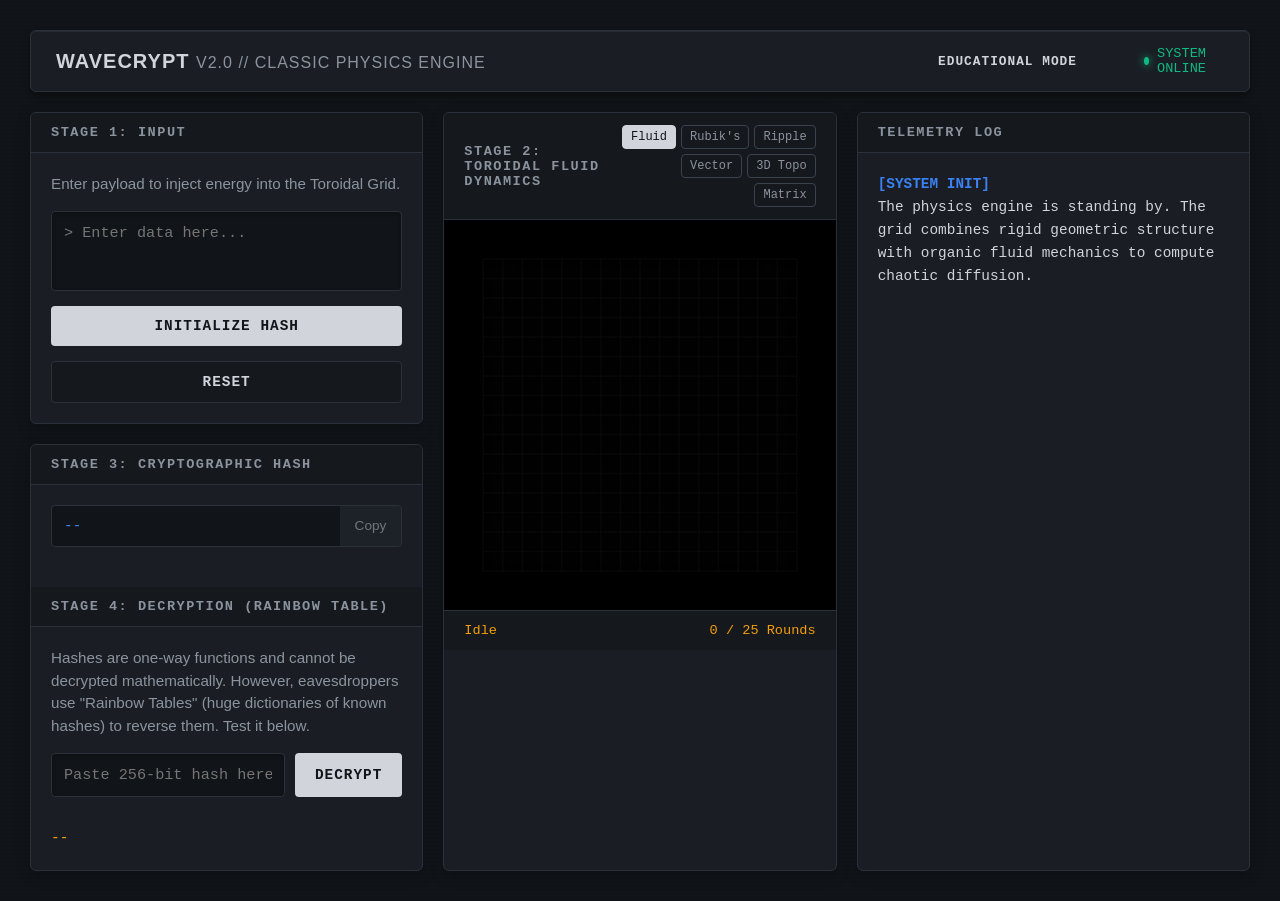
<file: ui/index.html>
<!DOCTYPE html>
<html lang="en">
<head>
    <meta charset="UTF-8">
    <meta name="viewport" content="width=device-width, initial-scale=1.0">
    <title>WaveCrypt - Interactive Hash Visualizer</title>
    
    <!-- Google Fonts -->
    <link rel="preconnect" href="https://fonts.googleapis.com">
    <link rel="preconnect" href="https://fonts.gstatic.com" crossorigin>
    <link href="https://fonts.googleapis.com/css2?family=Outfit:wght@300;400;600;800&family=Space+Mono:ital,wght@0,400;0,700&display=swap" rel="stylesheet">
    
    <link rel="stylesheet" href="styles.css">
</head>
<body>
    <main class="pipeline-container">
        <!-- Header -->
        <header class="top-bar" style="display:flex; justify-content:space-between; align-items:center;">
            <h1>WaveCrypt <span>v2.0 // Classic Physics Engine</span></h1>
            <div style="display:flex; gap: 15px; align-items:center;">
                <a href="layman.html" class="action-btn" style="text-decoration:none; font-size:0.8rem; padding: 5px 10px; background:transparent; border:1px solid var(--accent-orange); color:var(--accent-orange);">EDUCATIONAL MODE</a>
                <div class="status-indicator">SYSTEM ONLINE</div>
            </div>
        </header>

        <div class="pipeline-grid">
            <!-- Stage 1: Input -->
            <section class="panel stage-input">
                <div class="panel-header">STAGE 1: INPUT</div>
                <div class="panel-content">
                    <p class="description">Enter payload to inject energy into the Toroidal Grid.</p>
                    <textarea id="messageInput" placeholder="> Enter data here..." rows="3"></textarea>
                    <button id="hashBtn" class="action-btn">INITIALIZE HASH</button>
                    <button id="resetBtn" class="action-btn secondary">RESET</button>
                </div>
            </section>

            <!-- Stage 2: Simulation -->
            <section class="panel stage-sim">
                <div class="panel-header" style="display:flex; justify-content:space-between; align-items:center;">
                    <span>STAGE 2: TOROIDAL FLUID DYNAMICS</span>
                    <div class="view-toggles" style="display:flex; gap:5px; flex-wrap: wrap; justify-content: flex-end;">
                        <button class="view-btn active" data-mode="fluid">Fluid</button>
                        <button class="view-btn" data-mode="rubik">Rubik's</button>
                        <button class="view-btn" data-mode="ripple">Ripple</button>
                        <button class="view-btn" data-mode="vector">Vector</button>
                        <button class="view-btn" data-mode="topo">3D Topo</button>
                        <button class="view-btn" data-mode="matrix">Matrix</button>
                    </div>
                </div>
                <div class="canvas-wrapper" style="position: relative; width: 100%; aspect-ratio: 1/1; background: #000; border-bottom: 1px solid var(--border-color); overflow: hidden;">
                    <!-- Background canvas for sharp geometric grids -->
                    <canvas id="bgCanvas" width="500" height="500" style="position: absolute; top:0; left:0; width:100%; height:100%; z-index: 1;"></canvas>
                    
                    <!-- Foreground canvas for filtered effects -->
                    <div id="fluidContainer" style="position: absolute; top:0; left:0; width:100%; height:100%; z-index: 2; filter: contrast(30);">
                        <canvas id="gridCanvas" width="500" height="500" style="width:100%; height:100%; filter: blur(8px);"></canvas>
                    </div>
                </div>
                <div class="sim-stats">
                    <span id="gridStatus">Idle</span>
                    <span id="roundCount">0 / 25 Rounds</span>
                </div>
            </section>

            <!-- Educational Pipeline Panel (Telemetry Log) -->
            <section class="panel stage-edu">
                <div class="panel-header">TELEMETRY LOG</div>
                <div class="panel-content" style="padding: 0;">
                    <ul id="telemetryLog" class="mono-text" style="list-style: none; overflow-y: auto; max-height: 520px; padding: 20px; margin: 0; display: flex; flex-direction: column; gap: 15px;">
                        <li class="log-entry">
                            <strong style="color: var(--accent-blue);">[SYSTEM INIT]</strong><br>
                            The physics engine is standing by. The grid combines rigid geometric structure with organic fluid mechanics to compute chaotic diffusion.
                        </li>
                    </ul>
                </div>
            </section>

            <!-- Stage 3: Output & Decrypt -->
            <section class="panel stage-output">
                <div class="panel-header">STAGE 3: CRYPTOGRAPHIC HASH</div>
                <div class="panel-content">
                    <div class="hash-box">
                        <code id="hashOutput">--</code>
                        <button id="copyBtn" class="icon-btn" disabled>Copy</button>
                    </div>
                </div>
                
                <div class="panel-header" style="margin-top: 20px;">STAGE 4: DECRYPTION (RAINBOW TABLE)</div>
                <div class="panel-content">
                    <p class="description">Hashes are one-way functions and cannot be decrypted mathematically. However, eavesdroppers use "Rainbow Tables" (huge dictionaries of known hashes) to reverse them. Test it below.</p>
                    <div class="decrypt-group">
                        <input type="text" id="decryptInput" placeholder="Paste 256-bit hash here..." />
                        <button id="decryptBtn" class="action-btn">DECRYPT</button>
                    </div>
                    <div id="decryptResult" class="mono-text" style="margin-top: 15px; color: var(--accent-amber);">--</div>
                </div>
            </section>
        </div>
    </main>

    <script src="engine.js"></script>
</body>
</html>
</file>
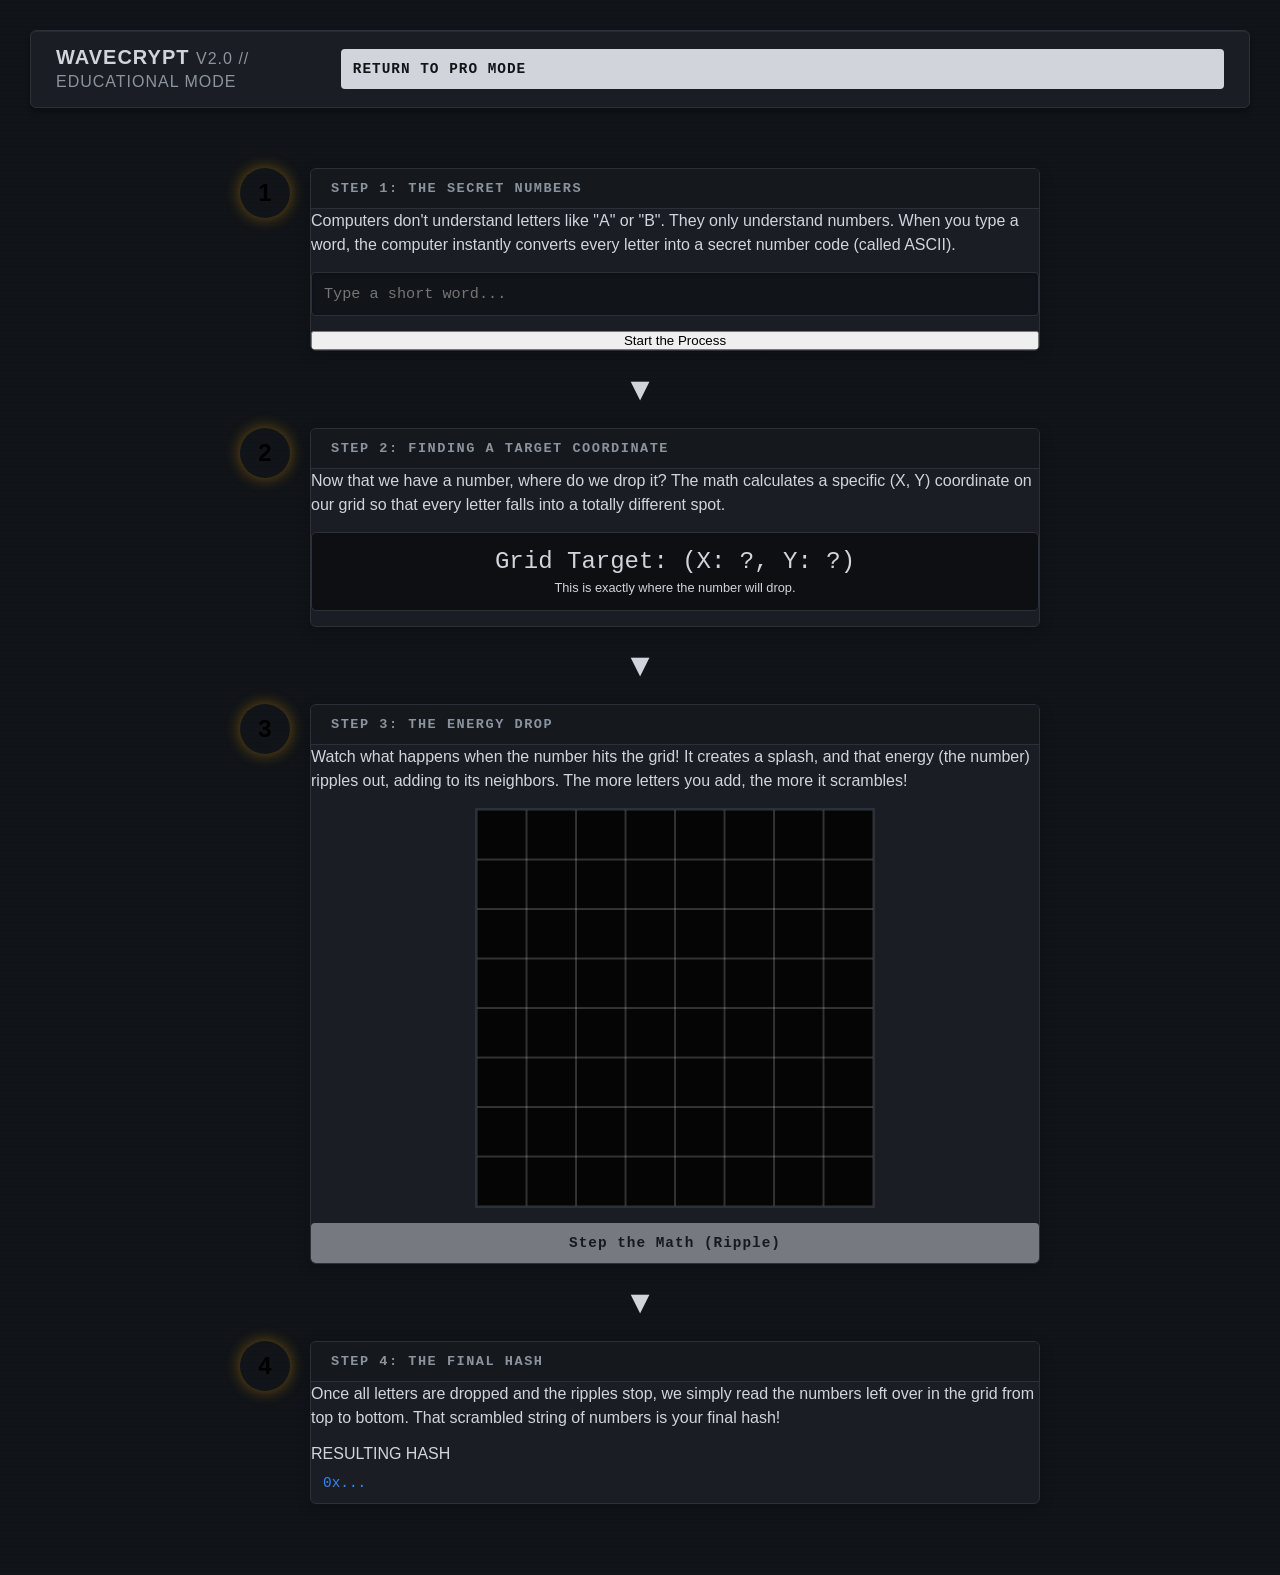
<file: ui/layman.html>
<!DOCTYPE html>
<html lang="en">
<head>
    <meta charset="UTF-8">
    <meta name="viewport" content="width=device-width, initial-scale=1.0">
    <title>WaveCrypt - Educational Visualizer</title>
    <link rel="stylesheet" href="styles.css">
    <style>
        .layman-layout {
            display: flex;
            flex-direction: column;
            align-items: center;
            max-width: 800px;
            margin: 40px auto;
            gap: 20px;
        }
        .layman-step {
            display: flex;
            gap: 20px;
            width: 100%;
        }
        .step-number {
            flex-shrink: 0;
            width: 50px;
            height: 50px;
            background: var(--primary-color);
            color: #000;
            border-radius: 50%;
            display: flex;
            align-items: center;
            justify-content: center;
            font-size: 1.5rem;
            font-weight: bold;
            box-shadow: 0 0 15px rgba(255, 170, 0, 0.4);
        }
        .step-content {
            flex-grow: 1;
        }
        .layman-text {
            font-size: 1rem;
            color: var(--text-muted);
            line-height: 1.5;
            margin-bottom: 15px;
        }
        .flow-arrow {
            font-size: 2rem;
            color: var(--primary-color);
            animation: bounce 2s infinite;
        }
        @keyframes bounce {
            0%, 20%, 50%, 80%, 100% {transform: translateY(0);}
            40% {transform: translateY(-10px);}
            60% {transform: translateY(-5px);}
        }

        /* NEW VISUALIZER STYLES */
        .interactive-box {
            background: rgba(0, 0, 0, 0.5);
            border: 1px solid var(--border-color);
            padding: 15px;
            border-radius: 5px;
            margin-bottom: 15px;
            text-align: center;
            min-height: 60px;
            display: flex;
            flex-direction: column;
            justify-content: center;
            align-items: center;
        }
        .char-breakdown {
            font-family: 'Space Mono', monospace;
            font-size: 1.5rem;
            color: var(--primary-color);
        }
        .char-breakdown span {
            color: #0ff; /* cyan for ascii number */
        }
        .grid-visualizer {
            position: relative;
            width: 100%;
            max-width: 400px;
            margin: 0 auto;
            aspect-ratio: 1/1;
            background: #050505;
            border: 2px solid var(--border-color);
        }
        .action-row {
            display: flex;
            gap: 10px;
            margin-top: 15px;
        }
    </style>
</head>
<body>
    <main class="pipeline-container">
        <!-- HEADER -->
        <header class="top-bar" style="display:flex; justify-content:space-between; align-items:center;">
            <h1>WaveCrypt <span>v2.0 // Educational Mode</span></h1>
            <a href="index.html" class="action-btn" style="text-decoration:none;">RETURN TO PRO MODE</a>
        </header>

        <!-- LAYMAN WATERFALL LAYOUT -->
        <div class="layman-layout">
            
            <!-- STEP 1: INPUT & CONVERSION -->
            <div class="layman-step">
                <div class="step-number">1</div>
                <div class="step-content panel">
                    <div class="panel-header">STEP 1: THE SECRET NUMBERS</div>
                    <p class="layman-text">Computers don't understand letters like "A" or "B". They only understand numbers. When you type a word, the computer instantly converts every letter into a secret number code (called ASCII).</p>
                    
                    <input type="text" id="rawInput" placeholder="Type a short word..." autocomplete="off" maxlength="10">
                    
                    <div class="action-row">
                        <button id="startBtn" class="btn primary-btn" style="flex:1;">Start the Process</button>
                    </div>

                    <div id="conversionBox" class="interactive-box" style="display:none; margin-top: 15px;">
                        <div class="char-breakdown" id="charDisplay">Waiting...</div>
                        <div style="font-size: 0.8rem; color: var(--text-muted); margin-top: 5px;" id="charExplainer"></div>
                    </div>
                </div>
            </div>

            <!-- ANIMATED ARROW DOWN -->
            <div class="flow-arrow">▼</div>

            <!-- STEP 2: MAPPING -->
            <div class="layman-step">
                <div class="step-number">2</div>
                <div class="step-content panel">
                    <div class="panel-header">STEP 2: FINDING A TARGET COORDINATE</div>
                    <p class="layman-text">Now that we have a number, where do we drop it? The math calculates a specific (X, Y) coordinate on our grid so that every letter falls into a totally different spot.</p>
                    
                    <div id="mappingBox" class="interactive-box">
                        <div class="char-breakdown" id="coordDisplay">Grid Target: (X: ?, Y: ?)</div>
                        <div style="font-size: 0.8rem; color: var(--text-muted); margin-top: 5px;">This is exactly where the number will drop.</div>
                    </div>
                </div>
            </div>

            <!-- ANIMATED ARROW DOWN -->
            <div class="flow-arrow">▼</div>

            <!-- STEP 3: THE DROP AND RIPPLE -->
            <div class="layman-step">
                <div class="step-number">3</div>
                <div class="step-content panel">
                    <div class="panel-header">STEP 3: THE ENERGY DROP</div>
                    <p class="layman-text">Watch what happens when the number hits the grid! It creates a splash, and that energy (the number) ripples out, adding to its neighbors. The more letters you add, the more it scrambles!</p>
                    
                    <div class="grid-visualizer">
                        <canvas id="slowGridCanvas" width="400" height="400" style="width:100%; height:100%;"></canvas>
                    </div>

                    <div class="action-row">
                        <button id="stepMathBtn" class="action-btn" style="flex:1;" disabled>Step the Math (Ripple)</button>
                    </div>
                </div>
            </div>

            <!-- ANIMATED ARROW DOWN -->
            <div class="flow-arrow">▼</div>

            <!-- STEP 4: OUTPUT -->
            <div class="layman-step">
                <div class="step-number">4</div>
                <div class="step-content panel">
                    <div class="panel-header">STEP 4: THE FINAL HASH</div>
                    <p class="layman-text">Once all letters are dropped and the ripples stop, we simply read the numbers left over in the grid from top to bottom. That scrambled string of numbers is your final hash!</p>
                    <div class="hash-display">
                        <div class="hash-label">RESULTING HASH</div>
                        <div id="hashOutput" class="hash-value">0x...</div>
                    </div>
                </div>
            </div>

        </div>
    </main>
    
    <script src="layman.js?v=5"></script>
</body>
</html>
</file>
<file: ui/styles.css>
:root {
    /* Classic, Professional, Realistic Palette */
    --bg-base: #111418;
    --bg-panel: #1a1e24;
    --bg-panel-inset: #15181d;
    --border-color: #2a313b;
    --border-highlight: #3a424e;
    
    --text-main: #d1d5db;
    --text-dim: #8b949e;
    --text-dark: #111418;
    
    --accent-amber: #f59e0b;
    --accent-blue: #3b82f6;
    --accent-green: #10b981;
    --accent-red: #ef4444;
    
    --font-sans: -apple-system, BlinkMacSystemFont, "Segoe UI", Roboto, Helvetica, Arial, sans-serif;
    --font-mono: ui-monospace, SFMono-Regular, "SF Mono", Menlo, Consolas, "Liberation Mono", monospace;
}

* {
    margin: 0;
    padding: 0;
    box-sizing: border-box;
}

body {
    background-color: var(--bg-base);
    color: var(--text-main);
    font-family: var(--font-sans);
    min-height: 100vh;
    display: flex;
    justify-content: center;
    align-items: center;
    /* Subtle noise/texture for realistic lab feel */
    background-image: repeating-linear-gradient(0deg, transparent, transparent 2px, rgba(0,0,0,0.05) 2px, rgba(0,0,0,0.05) 4px);
}

/* Pipeline Layout */
.pipeline-container {
    width: 100%;
    max-width: 1400px;
    padding: 30px;
    display: flex;
    flex-direction: column;
    gap: 20px;
}

/* Top Bar */
.top-bar {
    display: flex;
    justify-content: space-between;
    align-items: center;
    padding: 15px 25px;
    background: var(--bg-panel);
    border: 1px solid var(--border-color);
    border-radius: 6px;
    box-shadow: inset 0 1px 0 rgba(255,255,255,0.05), 0 4px 6px rgba(0,0,0,0.3);
}
.top-bar h1 {
    font-size: 1.25rem;
    font-weight: 600;
    letter-spacing: 1px;
    text-transform: uppercase;
    color: var(--text-main);
}
.top-bar h1 span {
    color: var(--text-dim);
    font-weight: 400;
    font-size: 1rem;
}
.status-indicator {
    font-family: var(--font-mono);
    font-size: 0.85rem;
    color: var(--accent-green);
    display: flex;
    align-items: center;
    gap: 8px;
}
.status-indicator::before {
    content: '';
    display: inline-block;
    width: 8px;
    height: 8px;
    background: var(--accent-green);
    border-radius: 50%;
    box-shadow: 0 0 8px var(--accent-green);
}

/* Pipeline Grid */
.pipeline-grid {
    display: grid;
    grid-template-columns: 1fr 1fr 1fr;
    grid-template-areas: 
        "input sim edu"
        "output sim edu";
    gap: 20px;
}

.stage-input { grid-area: input; }
.stage-sim { grid-area: sim; }
.stage-edu { grid-area: edu; }
.stage-output { grid-area: output; }

/* Panels */
.panel {
    background: var(--bg-panel);
    border: 1px solid var(--border-color);
    border-radius: 6px;
    display: flex;
    flex-direction: column;
    overflow: hidden;
    box-shadow: 0 4px 15px rgba(0,0,0,0.2);
}
.panel-header {
    background: var(--bg-panel-inset);
    padding: 12px 20px;
    font-family: var(--font-mono);
    font-size: 0.85rem;
    font-weight: 600;
    letter-spacing: 1.5px;
    color: var(--text-dim);
    border-bottom: 1px solid var(--border-color);
}
.panel-content {
    padding: 20px;
    display: flex;
    flex-direction: column;
    gap: 15px;
    flex-grow: 1;
}

.description {
    font-size: 0.95rem;
    color: var(--text-dim);
    line-height: 1.5;
}
.mono-text {
    font-family: var(--font-mono);
    font-size: 0.9rem;
    line-height: 1.6;
}

/* Inputs & Buttons */
textarea, input[type="text"] {
    width: 100%;
    background: var(--bg-base);
    border: 1px solid var(--border-color);
    border-radius: 4px;
    padding: 12px;
    color: var(--text-main);
    font-family: var(--font-mono);
    font-size: 0.95rem;
    resize: none;
    outline: none;
    box-shadow: inset 0 2px 4px rgba(0,0,0,0.2);
    transition: border-color 0.2s;
}
textarea:focus, input[type="text"]:focus {
    border-color: var(--accent-blue);
}

.action-btn {
    width: 100%;
    padding: 12px;
    background: var(--text-main);
    color: var(--text-dark);
    border: none;
    border-radius: 4px;
    font-family: var(--font-mono);
    font-weight: 700;
    font-size: 0.9rem;
    letter-spacing: 1px;
    cursor: pointer;
    transition: all 0.2s;
}
.action-btn:hover:not(:disabled) {
    background: #fff;
    transform: translateY(-1px);
}
.action-btn:active:not(:disabled) {
    transform: translateY(1px);
}
.action-btn:disabled {
    opacity: 0.5;
    cursor: not-allowed;
}
.action-btn.secondary {
    background: var(--bg-panel-inset);
    color: var(--text-main);
    border: 1px solid var(--border-color);
}
.action-btn.secondary:hover {
    background: var(--border-highlight);
}

/* Stage 2: Simulation Specific */
.view-btn {
    background: transparent;
    border: 1px solid var(--border-highlight);
    color: var(--text-dim);
    font-family: var(--font-mono);
    font-size: 0.75rem;
    padding: 4px 8px;
    cursor: pointer;
    border-radius: 4px;
    transition: all 0.2s;
}
.view-btn:hover {
    background: var(--border-color);
}
.view-btn.active {
    background: var(--text-main);
    color: var(--text-dark);
    border-color: var(--text-main);
}

.canvas-wrapper {
    /* Styles moved inline to HTML to handle z-indexing */
}
canvas {
    /* Styles moved inline to HTML */
}
.sim-stats {
    display: flex;
    justify-content: space-between;
    padding: 12px 20px;
    background: var(--bg-panel-inset);
    font-family: var(--font-mono);
    font-size: 0.85rem;
    color: var(--accent-amber);
}

/* Stage 3 & 4: Hash Outputs */
.hash-box {
    display: flex;
    align-items: stretch;
    background: var(--bg-base);
    border: 1px solid var(--border-color);
    border-radius: 4px;
    overflow: hidden;
}
#hashOutput {
    flex-grow: 1;
    padding: 12px;
    font-family: var(--font-mono);
    font-size: 0.9rem;
    color: var(--accent-blue);
    word-break: break-all;
    display: flex;
    align-items: center;
}
.icon-btn {
    background: var(--border-color);
    color: var(--text-main);
    border: none;
    padding: 0 15px;
    font-family: var(--font-sans);
    font-size: 0.85rem;
    cursor: pointer;
    transition: background 0.2s;
}
.icon-btn:hover:not(:disabled) {
    background: var(--border-highlight);
}
.icon-btn:disabled {
    opacity: 0.5;
    cursor: not-allowed;
}

.decrypt-group {
    display: flex;
    gap: 10px;
}
.decrypt-group input {
    flex-grow: 1;
}
.decrypt-group button {
    width: auto;
    padding: 0 20px;
}

.scanline {
    position: absolute;
    top: 0;
    left: 0;
    width: 100%;
    height: 100%;
    background: linear-gradient(
        to bottom,
        rgba(255,255,255,0),
        rgba(255,255,255,0) 50%,
        rgba(0,0,0,0.1) 50%,
        rgba(0,0,0,0.1)
    );
    background-size: 100% 4px;
    pointer-events: none;
    z-index: 10;
    opacity: 0.5;
}

/* Responsive */
@media (max-width: 1024px) {
    .content-grid {
        grid-template-columns: 1fr;
    }
}
</file>
